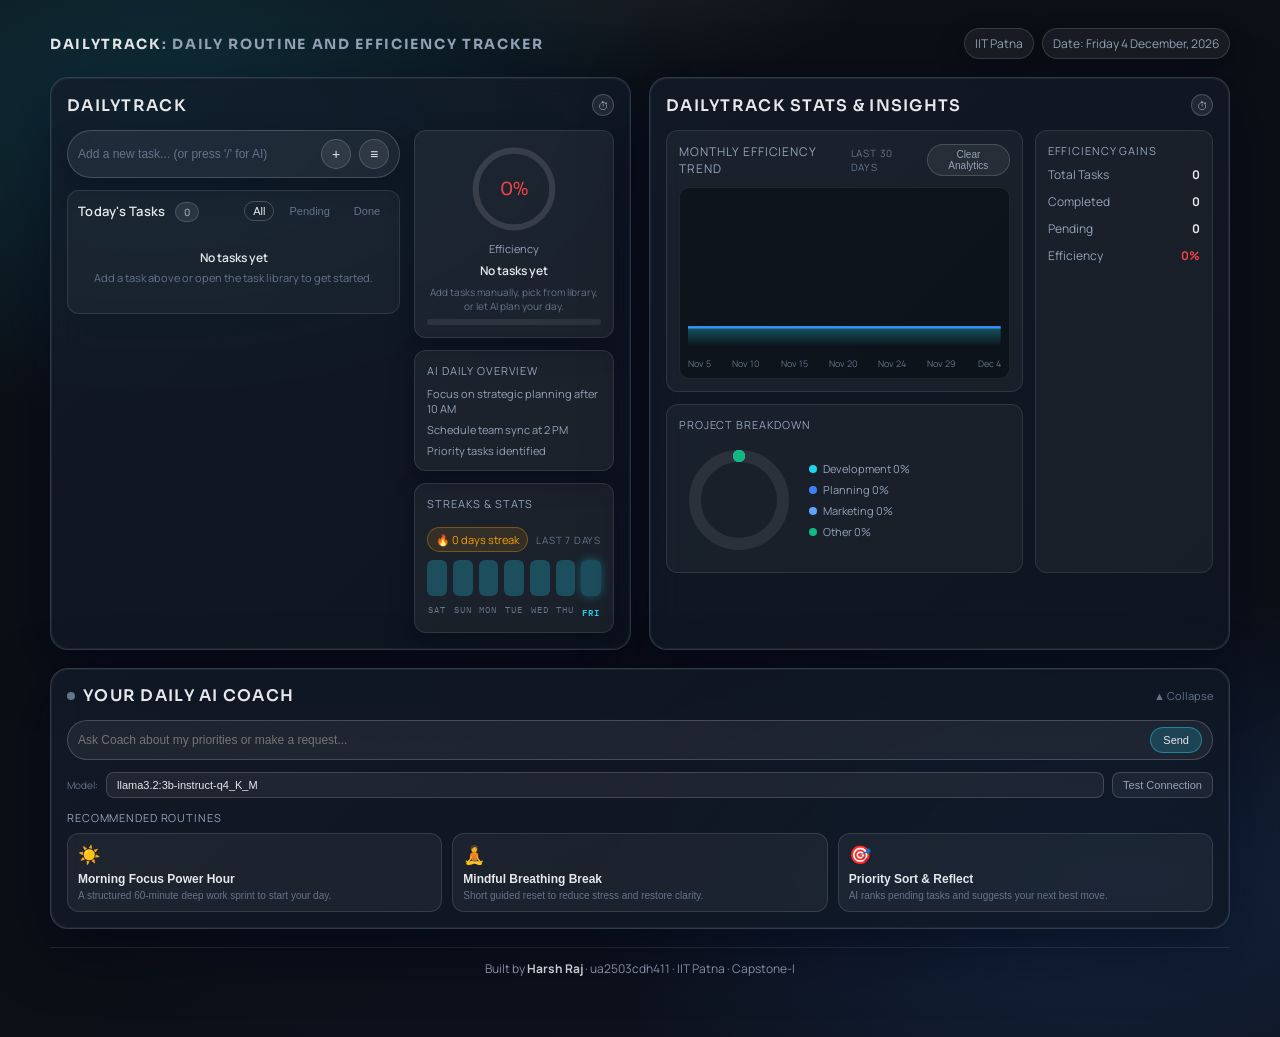
<file: index.html>
<!DOCTYPE html>
<html lang="en">
<head>
  <meta charset="UTF-8"/>
  <meta name="viewport" content="width=device-width, initial-scale=1.0"/>
  <meta name="description" content="DailyTrack: A local AI powered daily routine and efficiency tracker."/>
  <title>DailyTrack - AI Routine Tracker</title>
  <link rel="preconnect" href="https://fonts.googleapis.com"/>
  <link href="https://fonts.googleapis.com/css2?family=Manrope:wght@300;400;500;600&family=Sora:wght@500;600;700&family=IBM+Plex+Mono:wght@400;500&display=swap" rel="stylesheet"/>
  <link rel="stylesheet" href="style.css"/>
</head>
<body>

<div class="app-shell">
  <header class="suite-header">
    <h1 class="suite-title"><span>DAILYTRACK</span>: DAILY ROUTINE AND EFFICIENCY TRACKER</h1>
    <div class="suite-meta">
      <div class="chip">IIT Patna</div>
      <div class="chip">Date: <span id="today-date">Loading...</span></div>
    </div>
  </header>

  <main class="suite-grid">
    <!-- Panel 1: DailyTrack -->
    <section class="panel panel-tasks">
      <div class="panel-head">
        <h2>DAILYTRACK</h2>
        <div class="panel-head-actions">
          <span class="head-icon">⏱</span>
        </div>
      </div>
      <div class="panel-body split">
        <div class="panel-main">
          <div class="input-row glass-input">
            <input type="text" class="task-input" id="task-input"
                   placeholder="Add a new task... (or press '/' for AI)"
                   maxlength="200" autocomplete="off"/>
            <button class="icon-btn" id="add-btn">+</button>
            <button class="icon-btn" id="add-work-btn">≡</button>
          </div>

          <div class="pending-banner" id="pending-banner">
            <p><strong id="pending-cnt">0</strong> task(s) carried from yesterday.</p>
          </div>

          <div class="tasks-section">
            <div class="tasks-header">
              <div class="tasks-title">
                Today's Tasks <span class="tasks-count-badge" id="tasks-count-badge">0</span>
              </div>
              <div class="filter-tabs">
                <button class="filter-tab active" data-filter="all">All</button>
                <button class="filter-tab" data-filter="pending">Pending</button>
                <button class="filter-tab" data-filter="done">Done</button>
              </div>
            </div>

            <ul id="task-list"></ul>

            <div class="empty-state" id="empty-state">
              <div class="empty-title">No tasks yet</div>
              <div class="empty-desc">Add a task above or open the task library to get started.</div>
            </div>

            <div class="tasks-actions" id="tasks-actions" style="display:none">
              <button class="btn-action danger" id="clear-done-btn">Clear Completed</button>
              <button class="btn-action success" id="complete-all-btn">Complete All</button>
            </div>
          </div>
        </div>

        <aside class="panel-side">
          <div class="mini-card ring-card">
            <div class="ring-wrap">
              <svg viewBox="0 0 120 120" width="92" height="92">
                <circle class="ring-bg" cx="60" cy="60" r="50"/>
                <circle class="ring-fill" id="ring-fill" cx="60" cy="60" r="50"/>
              </svg>
              <div class="ring-center">
                <div class="ring-pct" id="ring-pct">0%</div>
              </div>
            </div>
            <div class="ring-label">Efficiency</div>
            <div class="eff-status" id="eff-status">No tasks yet</div>
            <div class="eff-desc" id="eff-desc">Add tasks to unlock insights.</div>
            <div class="progress-wrap"><div class="progress-bar" id="progress-bar"></div></div>
          </div>

          <div class="mini-card overview-card">
            <div class="mini-title">AI Daily Overview</div>
            <ul class="mini-list">
              <li>Focus on strategic planning after 10 AM</li>
              <li>Schedule team sync at 2 PM</li>
              <li>Priority tasks identified</li>
            </ul>
          </div>

          <div class="mini-card streak-card">
            <div class="mini-title">Streaks & Stats</div>
            <div class="streak-row">
              <span class="streak-badge" id="streak-badge">🔥 0 day streak</span>
              <span class="streak-sub">Last 7 days</span>
            </div>
            <div class="spark-bars" id="spark-bars">
              <span class="spark-bar" style="--h:0%"></span>
              <span class="spark-bar" style="--h:0%"></span>
              <span class="spark-bar" style="--h:0%"></span>
              <span class="spark-bar" style="--h:0%"></span>
              <span class="spark-bar" style="--h:0%"></span>
              <span class="spark-bar" style="--h:0%"></span>
              <span class="spark-bar" style="--h:0%"></span>
            </div>
            <div class="spark-days" id="spark-days" aria-hidden="true">
              <span class="spark-day">Mon</span>
              <span class="spark-day">Tue</span>
              <span class="spark-day">Wed</span>
              <span class="spark-day">Thu</span>
              <span class="spark-day">Fri</span>
              <span class="spark-day">Sat</span>
              <span class="spark-day">Sun</span>
            </div>
          </div>
        </aside>
      </div>
    </section>

    <!-- Panel 2: Stats & Insights -->
    <section class="panel panel-insights">
      <div class="panel-head">
        <h2>DAILYTRACK STATS &amp; INSIGHTS</h2>
        <div class="panel-head-actions">
          <span class="head-icon">⏱</span>
        </div>
      </div>
      <div class="panel-body insights-grid">
        <div class="chart-card">
          <div class="chart-header">
            <div class="chart-title">Monthly Efficiency Trend</div>
            <div class="chart-controls">
              <div class="chart-subtitle">Last 30 days</div>
              <button class="ghost-btn" id="clear-analytics-btn">Clear Analytics</button>
            </div>
          </div>
          <div class="chart-grid">
            <svg class="chart-svg" viewBox="0 0 520 160" preserveAspectRatio="none">
              <defs>
                <linearGradient id="lineFill" x1="0" x2="0" y1="0" y2="1">
                  <stop offset="0%" stop-color="#22d3ee" stop-opacity="0.35"/>
                  <stop offset="100%" stop-color="#22d3ee" stop-opacity="0"/>
                </linearGradient>
              </defs>
              <polyline class="chart-line" points="0,140 40,140 80,140 120,140 160,140 200,140 240,140 280,140 320,140 360,140 400,140 440,140 480,140 520,140" />
              <polygon class="chart-area" points="0,160 0,140 40,140 80,140 120,140 160,140 200,140 240,140 280,140 320,140 360,140 400,140 440,140 480,140 520,140 520,160" />
            </svg>
            <div class="chart-axis" id="chart-axis"></div>
          </div>
        </div>

        <div class="gains-card">
          <div class="mini-title">Efficiency Gains</div>
          <div class="gain-list">
            <div class="gain-row"><span>Total Tasks</span><strong id="total-count">0</strong></div>
            <div class="gain-row"><span>Completed</span><strong id="done-count">0</strong></div>
            <div class="gain-row"><span>Pending</span><strong id="pending-count">0</strong></div>
            <div class="gain-row"><span>Efficiency</span><strong id="efficiency-val">0%</strong></div>
          </div>
        </div>

        <div class="donut-card">
          <div class="mini-title">Project Breakdown</div>
          <div class="donut-wrap">
            <svg class="donut" viewBox="0 0 120 120">
              <circle class="donut-ring" cx="60" cy="60" r="44" />
              <circle class="donut-seg seg-a" cx="60" cy="60" r="44" />
              <circle class="donut-seg seg-b" cx="60" cy="60" r="44" />
              <circle class="donut-seg seg-c" cx="60" cy="60" r="44" />
              <circle class="donut-seg seg-d" cx="60" cy="60" r="44" />
            </svg>
            <div class="donut-legend">
              <div class="legend-item"><span class="dot a"></span><span id="seg-a-label">Development 0%</span></div>
              <div class="legend-item"><span class="dot b"></span><span id="seg-b-label">Planning 0%</span></div>
              <div class="legend-item"><span class="dot c"></span><span id="seg-c-label">Marketing 0%</span></div>
              <div class="legend-item"><span class="dot d"></span><span id="seg-d-label">Other 0%</span></div>
            </div>
          </div>
        </div>
      </div>
    </section>

    <!-- Panel 4: AI Coach -->
    <section class="panel panel-coach">
      <div class="panel-head ai-panel-header" id="ai-panel-toggle">
        <h2>
          <span class="ai-dot" id="ai-dot"></span>
          YOUR DAILY AI COACH
        </h2>
        <span class="ai-toggle-icon" id="ai-toggle-icon">▲ Collapse</span>
      </div>

      <div class="ai-panel-body open" id="ai-panel-body">
        <div class="coach-input">
          <input class="coach-input-field" id="coach-input" type="text" placeholder="Ask Coach about my priorities or make a request..."/>
          <button class="coach-send" onclick="AIModule.askCoach()">Send</button>
        </div>

        <div class="model-row">
          <label>Model:</label>
          <input type="text" class="model-input" id="model-input"
                 value="llama3.2:3b-instruct-q4_K_M" placeholder="e.g. llama3.2:3b-instruct-q4_K_M"/>
          <button class="btn-connect" id="connect-btn">Test Connection</button>
        </div>

        <div class="ai-output" id="ai-output"></div>
        <button class="btn-add-ai-tasks" id="add-ai-tasks-btn">Add These Tasks to List</button>

        <div class="coach-subtitle">Recommended Routines</div>
        <div class="ai-features">
          <button class="ai-feat-btn" onclick="AIModule.run('planday')">
            <span class="feat-icon">☀️</span>
            <div class="feat-name">Morning Focus Power Hour</div>
            <div class="feat-desc">A structured 60-minute deep work sprint to start your day.</div>
          </button>
          <button class="ai-feat-btn" onclick="AIModule.run('coach')">
            <span class="feat-icon">🧘</span>
            <div class="feat-name">Mindful Breathing Break</div>
            <div class="feat-desc">Short guided reset to reduce stress and restore clarity.</div>
          </button>
          <button class="ai-feat-btn" onclick="AIModule.run('prioritize')">
            <span class="feat-icon">🎯</span>
            <div class="feat-name">Priority Sort &amp; Reflect</div>
            <div class="feat-desc">AI ranks pending tasks and suggests your next best move.</div>
          </button>
        </div>
      </div>
    </section>
  </main>

  <footer class="suite-footer">
    Built by <strong>Harsh Raj</strong> · ua2503cdh411 · IIT Patna · Capstone-I
  </footer>
</div>

<!-- ── Add Work Modal ── -->
<div class="modal-overlay" id="modal-overlay">
  <div class="modal">
    <div class="modal-header">
      <div class="modal-title">📋 Task Library - Pick Your Work</div>
      <button class="modal-close" id="modal-close">✕</button>
    </div>
    <div class="modal-body">
      <div class="cat-tabs" id="cat-tabs"></div>
      <div class="work-grid" id="work-grid"></div>
    </div>
    <div class="modal-footer">
      <div class="sel-count">Selected: <span id="sel-count">0</span> tasks</div>
      <button class="btn-add-selected" id="add-selected-btn" disabled>Add Selected Tasks</button>
    </div>
  </div>
</div>

<!-- ── Toast ── -->
<div class="toast" id="toast">
  <span id="toast-icon">✅</span>
  <span id="toast-msg">Done!</span>
</div>

<!-- ── Scripts ── -->
<script src="JS/utils.js"></script>
<script src="JS/dataset.js"></script>
<script src="JS/tasks.js"></script>
<script src="JS/modal.js"></script>
<script src="JS/ai.js"></script>
<script src="JS/app.js"></script>

</body>
</html>
</file>
<file: style.css>
/* ══════════════════════════════════════════════════════
   DailyTrack — Glassmorphism UI
   ══════════════════════════════════════════════════════ */

* { box-sizing: border-box; margin: 0; padding: 0; }

:root {
  --bg: #0b0f16;
  --panel: rgba(16, 23, 34, 0.78);
  --panel-2: rgba(20, 28, 41, 0.78);
  --border: rgba(148, 163, 184, 0.25);
  --accent: #3b82f6;
  --accent-2: #22d3ee;
  --text: #e5e7eb;
  --muted: #94a3b8;
  --muted-2: #64748b;
  --danger: #ef4444;
  --warn: #f59e0b;
  --success: #22c55e;
  --red: #ef4444;
  --amber: #f59e0b;
  --green: #22c55e;
  --bg3: rgba(255,255,255,0.06);
  --text2: #94a3b8;
  --text3: #64748b;
  --radius: 18px;
  --radius-sm: 12px;
  --shadow: 0 18px 60px rgba(2,6,23,0.55);
  --shadow-sm: 0 10px 24px rgba(2,6,23,0.35);
  --font-h: 'Sora', sans-serif;
  --font-b: 'Manrope', sans-serif;
  --font-m: 'IBM Plex Mono', monospace;
}

html { scroll-behavior: smooth; }

@keyframes fadeInUp {
  from { opacity: 0; transform: translateY(20px); }
  to { opacity: 1; transform: translateY(0); }
}

body {
  font-family: var(--font-b);
  color: var(--text);
  background:
    radial-gradient(900px 520px at 12% 10%, rgba(34, 211, 238, 0.16), transparent 60%),
    radial-gradient(900px 520px at 88% 86%, rgba(59, 130, 246, 0.18), transparent 60%),
    radial-gradient(1200px 700px at 50% 120%, rgba(15, 23, 42, 0.7), transparent 60%),
    #0b0f16;
  min-height: 100vh;
  overflow-x: hidden;
}

body::before,
body::after {
  content: '';
  position: fixed;
  inset: 0;
  pointer-events: none;
}
body::before {
  background: radial-gradient(500px 300px at 50% -10%, rgba(255,255,255,0.12), transparent 60%);
  opacity: 0.7;
}

.app-shell {
  max-width: 1220px;
  margin: 0 auto;
  padding: 28px 20px 60px;
  position: relative;
  z-index: 1;
}

/* ── Suite Header ───────────────────────────────────── */
.suite-header {
  display: flex;
  align-items: center;
  justify-content: space-between;
  margin-bottom: 18px;
  gap: 12px;
}
.suite-title {
  font-family: var(--font-h);
  text-transform: uppercase;
  letter-spacing: 0.12em;
  font-size: 14px;
  color: var(--muted);
}
.suite-title span { color: var(--text); }
.suite-meta { display: flex; gap: 8px; flex-wrap: wrap; }
.chip {
  background: rgba(255,255,255,0.06);
  border: 1px solid rgba(255,255,255,0.14);
  padding: 6px 10px;
  border-radius: 999px;
  font-size: 12px;
  color: var(--muted);
  box-shadow: var(--shadow-sm);
}

.suite-footer {
  margin-top: 18px;
  padding-top: 12px;
  border-top: 1px solid rgba(255,255,255,0.12);
  font-size: 12px;
  color: var(--muted);
  text-align: center;
}
.suite-footer strong { color: var(--text); }

/* ── Grid Layout ────────────────────────────────────── */
.suite-grid {
  display: grid;
  grid-template-columns: repeat(2, minmax(0, 1fr));
  gap: 18px;
}
.panel-tasks { animation-delay: 0.1s; }
.panel-insights { animation-delay: 0.2s; }
.panel-coach {
  grid-column: 1 / -1;
  animation-delay: 0.3s;
}

.panel {
  position: relative;
  border-radius: var(--radius);
  padding: 16px;
  background: linear-gradient(135deg, var(--panel-2), var(--panel));
  border: 1px solid var(--border);
  box-shadow: var(--shadow);
  backdrop-filter: blur(18px) saturate(140%);
  overflow: hidden;
  animation: fadeInUp 0.6s ease-out forwards;
  opacity: 0;
}
.panel::before {
  content: '';
  position: absolute;
  inset: -1px;
  border-radius: inherit;
  padding: 1px;
  background: linear-gradient(135deg, rgba(59,130,246,0.5), rgba(34,211,238,0.45));
  -webkit-mask: linear-gradient(#000 0 0) content-box, linear-gradient(#000 0 0);
  mask: linear-gradient(#000 0 0) content-box, linear-gradient(#000 0 0);
  -webkit-mask-composite: xor;
  mask-composite: exclude;
  pointer-events: none;
  opacity: 0.35;
}
.panel::after {
  content: '';
  position: absolute;
  inset: 0;
  border-radius: inherit;
  box-shadow: inset 0 0 0 1px rgba(255,255,255,0.06);
  pointer-events: none;
}

.panel-head {
  display: flex;
  align-items: center;
  justify-content: space-between;
  margin-bottom: 14px;
}
.panel-head h2 {
  font-family: var(--font-h);
  text-transform: uppercase;
  letter-spacing: 0.08em;
  font-size: 16px;
  font-weight: 600;
}
.panel-head-actions {
  display: flex;
  align-items: center;
  gap: 8px;
}
.head-icon {
  width: 22px; height: 22px;
  border-radius: 50%;
  background: rgba(255,255,255,0.08);
  border: 1px solid rgba(255,255,255,0.18);
  display: grid; place-items: center;
  font-size: 11px;
  color: var(--muted);
}

.panel-body.split {
  display: grid;
  grid-template-columns: 1.5fr 0.9fr;
  gap: 14px;
}
.panel-main { display: flex; flex-direction: column; gap: 12px; }
.panel-side { display: flex; flex-direction: column; gap: 12px; }

/* ── Inputs & Buttons ───────────────────────────────── */
.input-row {
  display: flex;
  align-items: center;
  gap: 8px;
}
.glass-input {
  padding: 8px 10px;
  border-radius: 999px;
  background: rgba(255,255,255,0.06);
  border: 1px solid rgba(255,255,255,0.18);
  box-shadow: var(--shadow-sm);
}
.task-input {
  flex: 1;
  background: transparent;
  border: none;
  color: var(--text);
  font-size: 12px;
  outline: none;
}
.task-input::placeholder { color: var(--muted-2); }
.icon-btn {
  width: 30px; height: 30px;
  border-radius: 50%;
  border: 1px solid rgba(255,255,255,0.16);
  background: rgba(255,255,255,0.08);
  color: var(--text);
  cursor: pointer;
  display: grid; place-items: center;
  font-size: 14px;
  transition: all 0.2s ease;
}
.icon-btn:hover { border-color: var(--accent); box-shadow: 0 0 12px rgba(34,211,238,0.25); }

/* ── Pending Banner ─────────────────────────────────── */
.pending-banner {
  display: none;
  padding: 8px 12px;
  border-radius: 10px;
  background: rgba(245, 158, 11, 0.08);
  border: 1px solid rgba(245, 158, 11, 0.35);
  font-size: 12px;
  color: var(--amber);
}
.pending-banner.show { display: block; }

/* ── Tasks List ─────────────────────────────────────── */
.tasks-section {
  padding: 10px;
  border-radius: var(--radius-sm);
  background: rgba(255,255,255,0.04);
  border: 1px solid rgba(255,255,255,0.10);
}
.tasks-header {
  display: flex;
  align-items: center;
  justify-content: space-between;
  margin-bottom: 10px;
}
.tasks-title {
  font-size: 13px;
  font-weight: 600;
  letter-spacing: 0.02em;
}
.tasks-count-badge {
  background: rgba(255,255,255,0.08);
  border: 1px solid rgba(255,255,255,0.16);
  border-radius: 999px;
  padding: 2px 8px;
  font-size: 10px;
  color: var(--muted);
  margin-left: 6px;
}
.filter-tabs { display: flex; gap: 6px; }
.filter-tab {
  background: transparent;
  border: 1px solid transparent;
  color: var(--muted-2);
  font-size: 11px;
  padding: 3px 8px;
  border-radius: 999px;
  cursor: pointer;
  transition: all 0.2s ease;
}
.filter-tab.active {
  border-color: rgba(255,255,255,0.2);
  color: var(--text);
}

#task-list { list-style: none; display: flex; flex-direction: column; gap: 8px; }
.task-item {
  display: flex;
  align-items: center;
  gap: 10px;
  padding: 8px 10px;
  border-radius: 10px;
  background: rgba(255,255,255,0.05);
  border: 1px solid rgba(255,255,255,0.08);
  transition: all 0.2s ease;
}
.task-item:hover { border-color: rgba(59,130,246,0.45); box-shadow: 0 0 14px rgba(34,211,238,0.15); }
.task-item.done { opacity: 0.7; }
.cb-wrap { flex-shrink: 0; }
.custom-cb {
  width: 16px; height: 16px;
  border: 1px solid rgba(255,255,255,0.3);
  border-radius: 4px;
  display: grid; place-items: center;
  cursor: pointer;
}
.check-icon { font-size: 10px; color: #0b0f16; opacity: 0; }
.task-item.done .custom-cb {
  background: var(--accent);
  border-color: var(--accent);
}
.task-item.done .check-icon { opacity: 1; }
.task-content { flex: 1; min-width: 0; }
.task-text { font-size: 12px; color: var(--text); }
.task-item.done .task-text { text-decoration: line-through; color: var(--muted-2); }
.task-meta { display: flex; align-items: center; gap: 6px; margin-top: 4px; flex-wrap: wrap; }
.task-time { font-size: 10px; color: var(--muted-2); }
.cat-badge, .carried-badge {
  font-size: 9px;
  border-radius: 4px;
  padding: 1px 5px;
  border: 1px solid rgba(255,255,255,0.2);
  color: var(--muted);
  text-transform: uppercase;
}
.carried-badge { color: var(--amber); border-color: rgba(245,158,11,0.35); }
.cat-academics { color: #7dd3fc; border-color: rgba(125,211,252,0.4); }
.cat-tech { color: #a78bfa; border-color: rgba(167,139,250,0.4); }
.cat-health { color: #6ee7b7; border-color: rgba(110,231,183,0.4); }
.cat-selflearn { color: #fbbf24; border-color: rgba(251,191,36,0.4); }
.cat-daily { color: #f472b6; border-color: rgba(244,114,182,0.4); }

.task-item.carried { border-color: rgba(245,158,11,0.45); background: rgba(245,158,11,0.08); }
.task-actions { display: flex; gap: 4px; opacity: 0; transition: opacity 0.2s ease; }
.task-actions { margin-left: auto; }
.task-item:hover .task-actions { opacity: 1; }
.task-act-btn {
  width: 22px; height: 22px;
  border-radius: 6px;
  border: 1px solid rgba(255,255,255,0.1);
  background: rgba(255,255,255,0.05);
  color: var(--muted);
  cursor: pointer;
  font-size: 10px;
}
.task-act-btn.ai:hover { border-color: var(--accent); color: var(--accent); }
.task-act-btn.delete:hover { border-color: rgba(255,107,107,0.5); color: var(--danger); }

.empty-state { display: none; text-align: center; padding: 18px 8px; }
.empty-state.show { display: block; }
.empty-title { font-weight: 600; font-size: 12px; }
.empty-desc { font-size: 11px; color: var(--muted-2); margin-top: 4px; }

.tasks-actions {
  display: flex; justify-content: space-between; gap: 8px;
  margin-top: 10px;
}
.btn-action {
  border-radius: 999px;
  border: 1px solid rgba(255,255,255,0.14);
  background: rgba(255,255,255,0.05);
  color: var(--muted);
  padding: 6px 12px;
  font-size: 11px;
  cursor: pointer;
  transition: all 0.2s ease;
}
.btn-action:hover { transform: translateY(-1px) scale(1.02); }
.btn-action.success:hover { border-color: rgba(66,211,159,0.5); color: var(--success); }
.btn-action.danger:hover { border-color: rgba(255,107,107,0.5); color: var(--danger); }

/* ── Mini Cards ─────────────────────────────────────── */
.mini-card {
  padding: 12px;
  border-radius: var(--radius-sm);
  background: rgba(255,255,255,0.05);
  border: 1px solid rgba(255,255,255,0.10);
  box-shadow: var(--shadow-sm);
}
.mini-title {
  font-size: 11px;
  text-transform: uppercase;
  letter-spacing: 0.08em;
  color: var(--muted);
  margin-bottom: 8px;
}

.ring-card {
  display: flex;
  flex-direction: column;
  align-items: center;
  text-align: center;
  gap: 6px;
}
.ring-wrap { position: relative; width: 92px; height: 92px; }
.ring-bg { fill: none; stroke: rgba(255,255,255,0.12); stroke-width: 8; }
.ring-fill {
  fill: none;
  stroke-width: 8;
  stroke-linecap: round;
  stroke: var(--accent);
  stroke-dasharray: 320;
  stroke-dashoffset: 320;
  transition: stroke-dashoffset 0.6s ease;
}
.ring-center {
  position: absolute; inset: 0;
  display: grid; place-items: center;
}
.ring-pct { font-family: var(--font-h); font-size: 18px; }
.ring-label { font-size: 11px; color: var(--muted); }
.eff-status { font-size: 12px; font-weight: 600; }
.eff-desc { font-size: 10px; color: var(--muted-2); }
.progress-wrap {
  width: 100%; height: 6px;
  background: rgba(255,255,255,0.08);
  border-radius: 999px;
  overflow: hidden;
}
.progress-bar {
  height: 100%;
  width: 0;
  background: linear-gradient(90deg, var(--accent), var(--accent-2));
  transition: width 0.6s ease;
}

.overview-card .mini-list { list-style: none; display: grid; gap: 6px; }
.overview-card li { font-size: 11px; color: var(--muted); }

.streak-card { display: grid; gap: 8px; }
.streak-row { display: flex; align-items: center; justify-content: space-between; gap: 8px; }
.streak-badge {
  font-size: 11px;
  color: var(--amber);
  background: rgba(245,158,11,0.12);
  border: 1px solid rgba(245,158,11,0.35);
  padding: 4px 8px;
  border-radius: 999px;
}
.streak-sub {
  font-size: 10px;
  color: var(--muted-2);
  text-transform: uppercase;
  letter-spacing: 0.08em;
}
.spark-bars { display: grid; grid-template-columns: repeat(7, 1fr); gap: 6px; }
.spark-bar {
  height: 36px;
  border-radius: 6px;
  background: rgba(34,211,238,0.25);
  position: relative;
  overflow: hidden;
}
.spark-bar.today { box-shadow: 0 0 10px rgba(34,211,238,0.35); }
.spark-bar::after {
  content: '';
  position: absolute; left: 0; right: 0; bottom: 0;
  height: var(--h);
  background: linear-gradient(180deg, rgba(34,211,238,0.9), rgba(34,211,238,0.35));
}
.spark-days { display: grid; grid-template-columns: repeat(7, 1fr); gap: 6px; }
.spark-day {
  font-family: var(--font-m);
  font-size: 9px;
  color: var(--muted-2);
  text-align: center;
  text-transform: uppercase;
  letter-spacing: 0.12em;
}
.spark-day.today { color: var(--accent-2); font-weight: 600; }

/* ── Insights Panel ─────────────────────────────────── */
.insights-grid {
  display: grid;
  grid-template-columns: 2fr 1fr;
  grid-template-rows: auto auto;
  gap: 12px;
}
.chart-card { grid-column: 1 / 2; }
.gains-card { grid-column: 2 / 3; grid-row: 1 / 3; }
.donut-card { grid-column: 1 / 2; }

.chart-card,
.gains-card,
.donut-card {
  padding: 12px;
  border-radius: var(--radius-sm);
  background: rgba(255,255,255,0.04);
  border: 1px solid rgba(255,255,255,0.10);
}
.chart-header { display: flex; align-items: center; justify-content: space-between; margin-bottom: 10px; }
.chart-title { font-size: 12px; text-transform: uppercase; letter-spacing: 0.08em; color: var(--muted); }
.chart-subtitle {
  font-size: 10px;
  text-transform: uppercase;
  letter-spacing: 0.08em;
  color: var(--muted-2);
}
.chart-controls { display: flex; gap: 10px; align-items: center; }
.ghost-btn {
  background: rgba(255,255,255,0.06);
  border: 1px solid rgba(255,255,255,0.16);
  color: var(--muted);
  font-size: 10px;
  padding: 4px 10px;
  border-radius: 999px;
  cursor: pointer;
  transition: all 0.2s ease;
}
.ghost-btn:hover { border-color: rgba(34,211,238,0.5); color: var(--accent); }
.chart-grid { background: rgba(8,12,18,0.6); border-radius: 10px; padding: 8px; border: 1px solid rgba(255,255,255,0.08); }
.chart-svg { width: 100%; height: 150px; }
.chart-line { fill: none; stroke: var(--accent); stroke-width: 2.5; }
.chart-area { fill: url(#lineFill); }
.chart-axis { display: flex; justify-content: space-between; font-size: 9px; color: var(--muted-2); margin-top: 6px; }

.gain-list { display: grid; gap: 10px; }
.gain-row { display: flex; justify-content: space-between; font-size: 12px; color: var(--muted); }
.gain-row strong { color: var(--text); }

.donut-wrap { display: grid; grid-template-columns: 120px 1fr; gap: 10px; align-items: center; }
.donut { width: 120px; height: 120px; transform: rotate(-90deg); }
.donut-ring {
  fill: none;
  stroke: rgba(255,255,255,0.08);
  stroke-width: 12;
}
.donut-seg { fill: none; stroke-width: 12; stroke-linecap: round; }
.seg-a { stroke: #22d3ee; stroke-dasharray: 0 276.46; stroke-dashoffset: 0; }
.seg-b { stroke: #3b82f6; stroke-dasharray: 0 276.46; stroke-dashoffset: 0; }
.seg-c { stroke: #60a5fa; stroke-dasharray: 0 276.46; stroke-dashoffset: 0; }
.seg-d { stroke: #10b981; stroke-dasharray: 0 276.46; stroke-dashoffset: 0; }
.donut-legend { display: grid; gap: 6px; font-size: 11px; color: var(--muted); }
.legend-item { display: flex; align-items: center; gap: 6px; }
.dot { width: 8px; height: 8px; border-radius: 50%; }
.dot.a { background: #22d3ee; }
.dot.b { background: #3b82f6; }
.dot.c { background: #60a5fa; }
.dot.d { background: #10b981; }

/* ── AI Coach ───────────────────────────────────────── */
.ai-panel-header {
  cursor: pointer;
}
.ai-panel-header h2 {
  display: flex; align-items: center; gap: 8px;
}
.ai-dot {
  width: 8px; height: 8px; border-radius: 50%;
  background: var(--muted-2);
  display: inline-block;
}
.ai-dot.connected { background: var(--success); box-shadow: 0 0 8px rgba(66,211,159,0.6); }
.ai-toggle-icon { font-size: 11px; color: var(--muted-2); }

.ai-panel-body { display: none; }
.ai-panel-body.open { display: block; }

.coach-input {
  display: flex; gap: 8px; align-items: center;
  background: rgba(255,255,255,0.06);
  border: 1px solid rgba(255,255,255,0.18);
  border-radius: 999px;
  padding: 6px 10px;
  margin-bottom: 12px;
}
.coach-input-field {
  flex: 1;
  background: transparent;
  border: none;
  color: var(--text);
  font-size: 12px;
  outline: none;
}
.coach-send {
  background: rgba(34,211,238,0.18);
  border: 1px solid rgba(34,211,238,0.45);
  color: var(--text);
  border-radius: 999px;
  padding: 6px 12px;
  font-size: 11px;
  cursor: pointer;
}

.model-row {
  display: flex; gap: 8px; align-items: center;
  margin-bottom: 12px;
}
.model-row label { font-size: 10px; color: var(--muted-2); }
.model-input {
  flex: 1;
  background: rgba(255,255,255,0.06);
  border: 1px solid rgba(255,255,255,0.16);
  border-radius: 8px;
  padding: 6px 10px;
  color: var(--text);
  font-size: 11px;
}
.btn-connect {
  background: rgba(255,255,255,0.06);
  border: 1px solid rgba(255,255,255,0.16);
  border-radius: 8px;
  padding: 6px 10px;
  color: var(--muted);
  font-size: 11px;
  cursor: pointer;
}
.btn-connect:hover { border-color: rgba(34,211,238,0.4); color: var(--accent); }

.ai-output {
  display: none;
  background: rgba(255,255,255,0.05);
  border: 1px solid rgba(255,255,255,0.12);
  border-radius: 10px;
  padding: 10px;
  font-size: 11px;
  color: var(--muted);
  margin-bottom: 10px;
}
.ai-output.show { display: block; }

.typing-dots {
  display: inline-flex;
  align-items: center;
  gap: 4px;
  color: var(--muted);
  font-size: 11px;
}
.typing-dot {
  width: 5px; height: 5px;
  border-radius: 50%;
  background: var(--accent);
  opacity: 0.4;
  animation: blink 1s infinite;
}
.typing-dot:nth-child(2) { animation-delay: 0.2s; }
.typing-dot:nth-child(3) { animation-delay: 0.4s; }

@keyframes blink {
  0%, 100% { opacity: 0.3; }
  50% { opacity: 1; }
}

.btn-add-ai-tasks {
  display: none;
  background: linear-gradient(135deg, rgba(59,130,246,0.9), rgba(34,211,238,0.8));
  border: none;
  border-radius: 999px;
  padding: 6px 12px;
  font-size: 11px;
  color: #0b0f16;
  cursor: pointer;
  margin-bottom: 12px;
}
.btn-add-ai-tasks.show { display: inline-flex; }

.coach-subtitle {
  font-size: 11px;
  text-transform: uppercase;
  letter-spacing: 0.08em;
  color: var(--muted);
  margin-bottom: 8px;
}
.ai-features {
  display: grid;
  grid-template-columns: repeat(3, minmax(0, 1fr));
  gap: 10px;
}
.ai-feat-btn {
  background: rgba(255,255,255,0.05);
  border: 1px solid rgba(255,255,255,0.12);
  border-radius: 12px;
  padding: 10px;
  text-align: left;
  color: var(--text);
  cursor: pointer;
  transition: all 0.2s ease;
}
.ai-feat-btn:hover { border-color: rgba(34,211,238,0.5); box-shadow: 0 0 18px rgba(34,211,238,0.15); }
.feat-icon { font-size: 18px; display: block; margin-bottom: 6px; }
.feat-name { font-size: 12px; font-weight: 600; margin-bottom: 4px; }
.feat-desc { font-size: 10px; color: var(--muted-2); }

/* ── Modal ──────────────────────────────────────────── */
.modal-overlay {
  position: fixed; inset: 0;
  background: rgba(8,10,18,0.75);
  display: none; align-items: center; justify-content: center;
  z-index: 1000;
}
.modal-overlay.show { display: flex; }
.modal {
  width: min(720px, 94vw);
  max-height: 86vh;
  background: rgba(18,24,36,0.95);
  border: 1px solid rgba(255,255,255,0.12);
  border-radius: 16px;
  box-shadow: var(--shadow);
  display: flex; flex-direction: column;
}
.modal-header {
  padding: 14px 18px;
  border-bottom: 1px solid rgba(255,255,255,0.12);
  display: flex; align-items: center; justify-content: space-between;
}
.modal-title { font-size: 13px; font-weight: 600; }
.modal-close {
  background: transparent; border: none; color: var(--muted); font-size: 16px; cursor: pointer;
}
.modal-body { padding: 16px 18px; overflow: auto; }
.cat-tabs { display: flex; gap: 6px; flex-wrap: wrap; margin-bottom: 12px; }
.cat-tab {
  background: rgba(255,255,255,0.06);
  border: 1px solid rgba(255,255,255,0.12);
  border-radius: 999px;
  padding: 4px 10px;
  font-size: 11px;
  color: var(--muted);
  cursor: pointer;
}
.cat-tab.active { border-color: rgba(34,211,238,0.5); color: var(--accent); }
.work-grid { display: grid; grid-template-columns: repeat(2, 1fr); gap: 8px; }
.work-item {
  background: rgba(255,255,255,0.05);
  border: 1px solid rgba(255,255,255,0.12);
  border-radius: 10px;
  padding: 10px;
  display: flex; gap: 8px; align-items: center; text-align: left;
  cursor: pointer;
  color: var(--text);
  transition: all 0.2s ease;
}
.work-item:hover { transform: translateY(-2px); border-color: rgba(255,255,255,0.25); }
.work-item.selected { border-color: rgba(34,211,238,0.6); }
.work-item-text { font-size: 12px; }
.work-item-sub { font-size: 10px; color: var(--muted-2); }
.work-check { margin-left: auto; font-size: 10px; color: var(--accent); }
.modal-footer {
  padding: 12px 18px;
  border-top: 1px solid rgba(255,255,255,0.12);
  display: flex; align-items: center; justify-content: space-between;
}
.sel-count { font-size: 11px; color: var(--muted); }
.btn-add-selected {
  background: linear-gradient(135deg, rgba(59,130,246,0.9), rgba(34,211,238,0.8));
  border: none;
  border-radius: 999px;
  padding: 8px 14px;
  font-size: 11px;
  color: #0b0f16;
  cursor: pointer;
}
.btn-add-selected:disabled { opacity: 0.4; cursor: not-allowed; }

/* ── Toast ──────────────────────────────────────────── */
.toast {
  position: fixed; right: 20px; bottom: 20px;
  background: rgba(16,22,32,0.92);
  border: 1px solid rgba(255,255,255,0.12);
  border-radius: 12px;
  padding: 10px 14px;
  font-size: 12px;
  color: var(--text);
  display: flex; align-items: center; gap: 8px;
  transform: translateY(40px);
  opacity: 0;
  transition: all 0.3s ease;
  z-index: 1100;
}
.toast.show { transform: translateY(0); opacity: 1; }

/* ── Responsive ─────────────────────────────────────── */
@media (max-width: 1100px) {
  .suite-grid { grid-template-columns: 1fr; }
  .panel-body.split { grid-template-columns: 1fr; }
  .insights-grid { grid-template-columns: 1fr; }
  .gains-card { grid-row: auto; grid-column: 1 / -1; }
  .donut-card { grid-column: 1 / -1; }
  .ai-features { grid-template-columns: 1fr; }
}
@media (max-width: 640px) {
  .suite-header { flex-direction: column; align-items: flex-start; }
  .suite-title { font-size: 12px; }
  .panel { padding: 12px; }
  .input-row { flex-wrap: wrap; }
}
</file>
